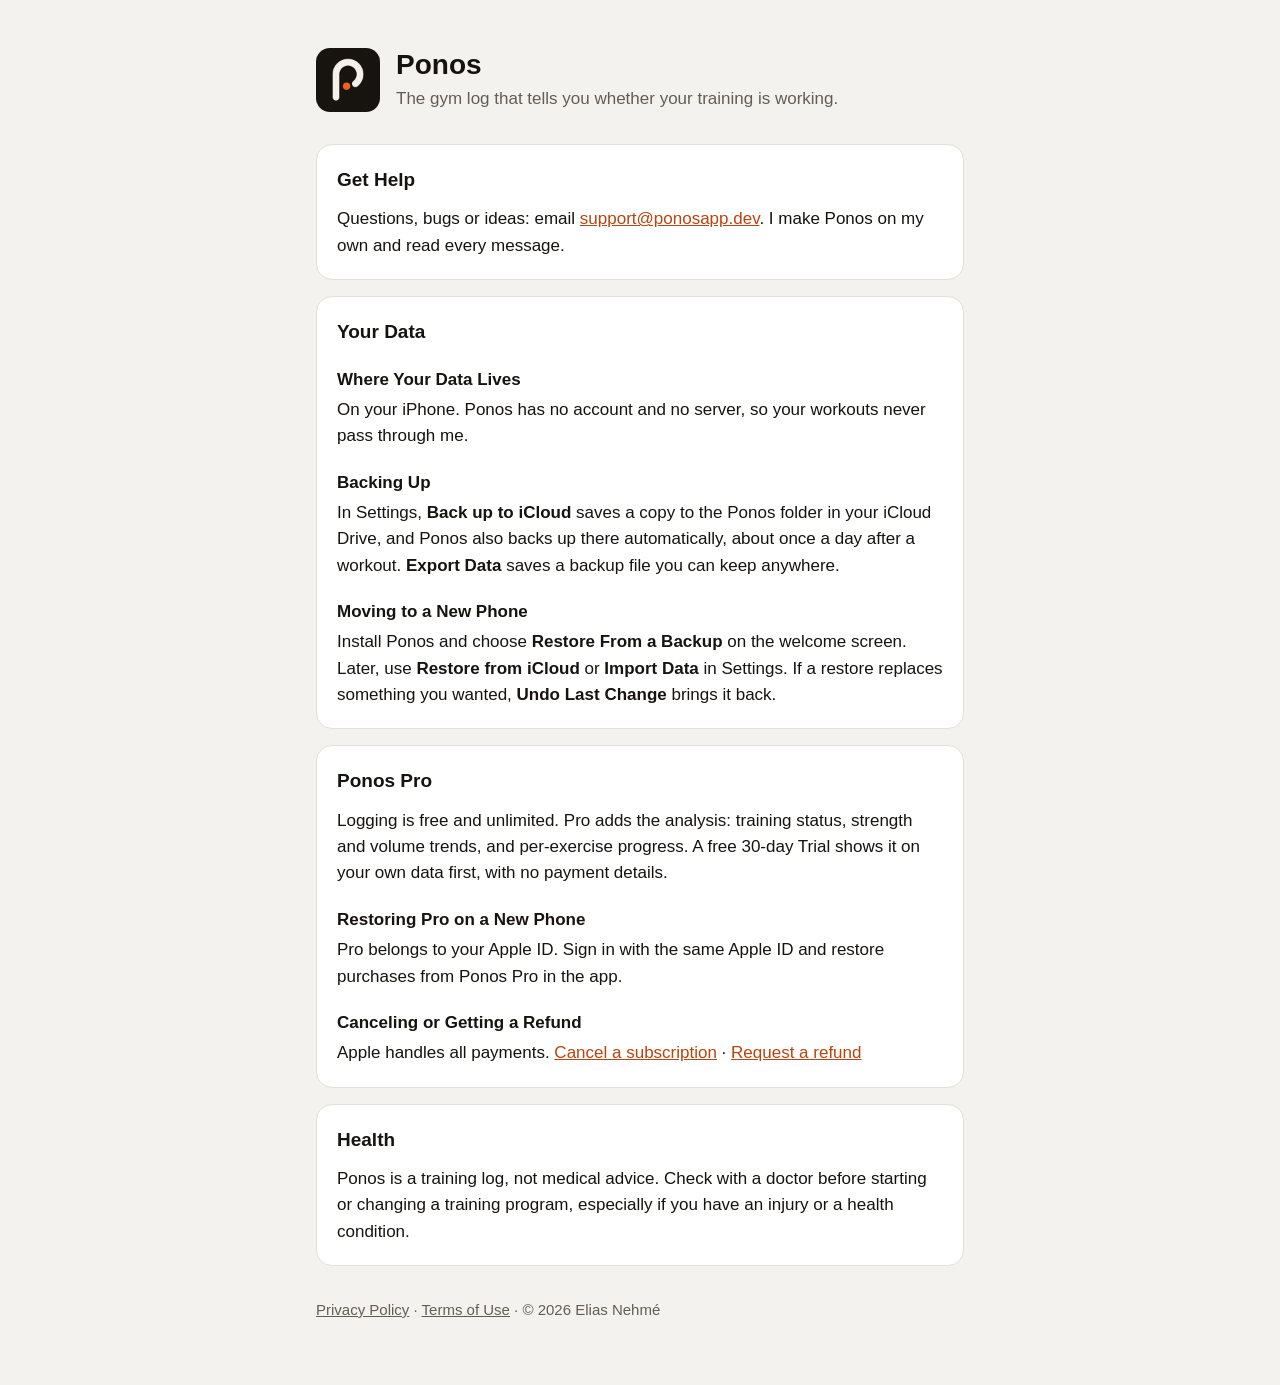
<file: index.html>
<!doctype html>
<html lang="en">
  <head>
    <meta charset="utf-8" />
    <meta name="viewport" content="width=device-width, initial-scale=1" />
    <title>Ponos · Support</title>
    <meta name="description" content="Help and contact for Ponos, the gym log that tells you whether your training is working." />
    <link rel="icon" href="favicon.png" />
    <link rel="stylesheet" href="style.css" />
  </head>
  <body>
    <main>
      <header>
        <img src="icon.png" alt="" />
        <div>
          <h1>Ponos</h1>
          <p class="tagline">The gym log that tells you whether your training is working.</p>
        </div>
      </header>

      <section class="card">
        <h2>Get Help</h2>
        <p>
          Questions, bugs or ideas: email
          <a href="mailto:support@ponosapp.dev">support@ponosapp.dev</a>. I make Ponos on my own and
          read every message.
        </p>
      </section>

      <section class="card">
        <h2>Your Data</h2>
        <h3>Where Your Data Lives</h3>
        <p>
          On your iPhone. Ponos has no account and no server, so your workouts never pass through
          me.
        </p>
        <h3>Backing Up</h3>
        <p>
          In Settings, <strong>Back up to iCloud</strong> saves a copy to the Ponos folder in your
          iCloud Drive, and Ponos also backs up there automatically, about once a day after a
          workout. <strong>Export Data</strong> saves a backup file you can keep anywhere.
        </p>
        <h3>Moving to a New Phone</h3>
        <p>
          Install Ponos and choose <strong>Restore From a Backup</strong> on the welcome screen.
          Later, use <strong>Restore from iCloud</strong> or <strong>Import Data</strong> in
          Settings. If a restore replaces something you wanted, <strong>Undo Last Change</strong>
          brings it back.
        </p>
      </section>

      <section class="card">
        <h2>Ponos Pro</h2>
        <p>
          Logging is free and unlimited. Pro adds the analysis: training status, strength and volume
          trends, and per-exercise progress. A free 30-day Trial shows it on your own data first, with
          no payment details.
        </p>
        <h3>Restoring Pro on a New Phone</h3>
        <p>
          Pro belongs to your Apple ID. Sign in with the same Apple ID and restore purchases from
          Ponos Pro in the app.
        </p>
        <h3>Canceling or Getting a Refund</h3>
        <p>
          Apple handles all payments.
          <a href="https://support.apple.com/en-us/118428">Cancel a subscription</a> ·
          <a href="https://support.apple.com/en-us/118223">Request a refund</a>
        </p>
      </section>

      <section class="card">
        <h2>Health</h2>
        <p>
          Ponos is a training log, not medical advice. Check with a doctor before starting or
          changing a training program, especially if you have an injury or a health condition.
        </p>
      </section>

      <footer>
        <a href="privacy/">Privacy Policy</a> ·
        <a href="https://www.apple.com/legal/internet-services/itunes/dev/stdeula/">Terms of Use</a> ·
        © 2026 Elias Nehmé
      </footer>
    </main>
  </body>
</html>
</file>
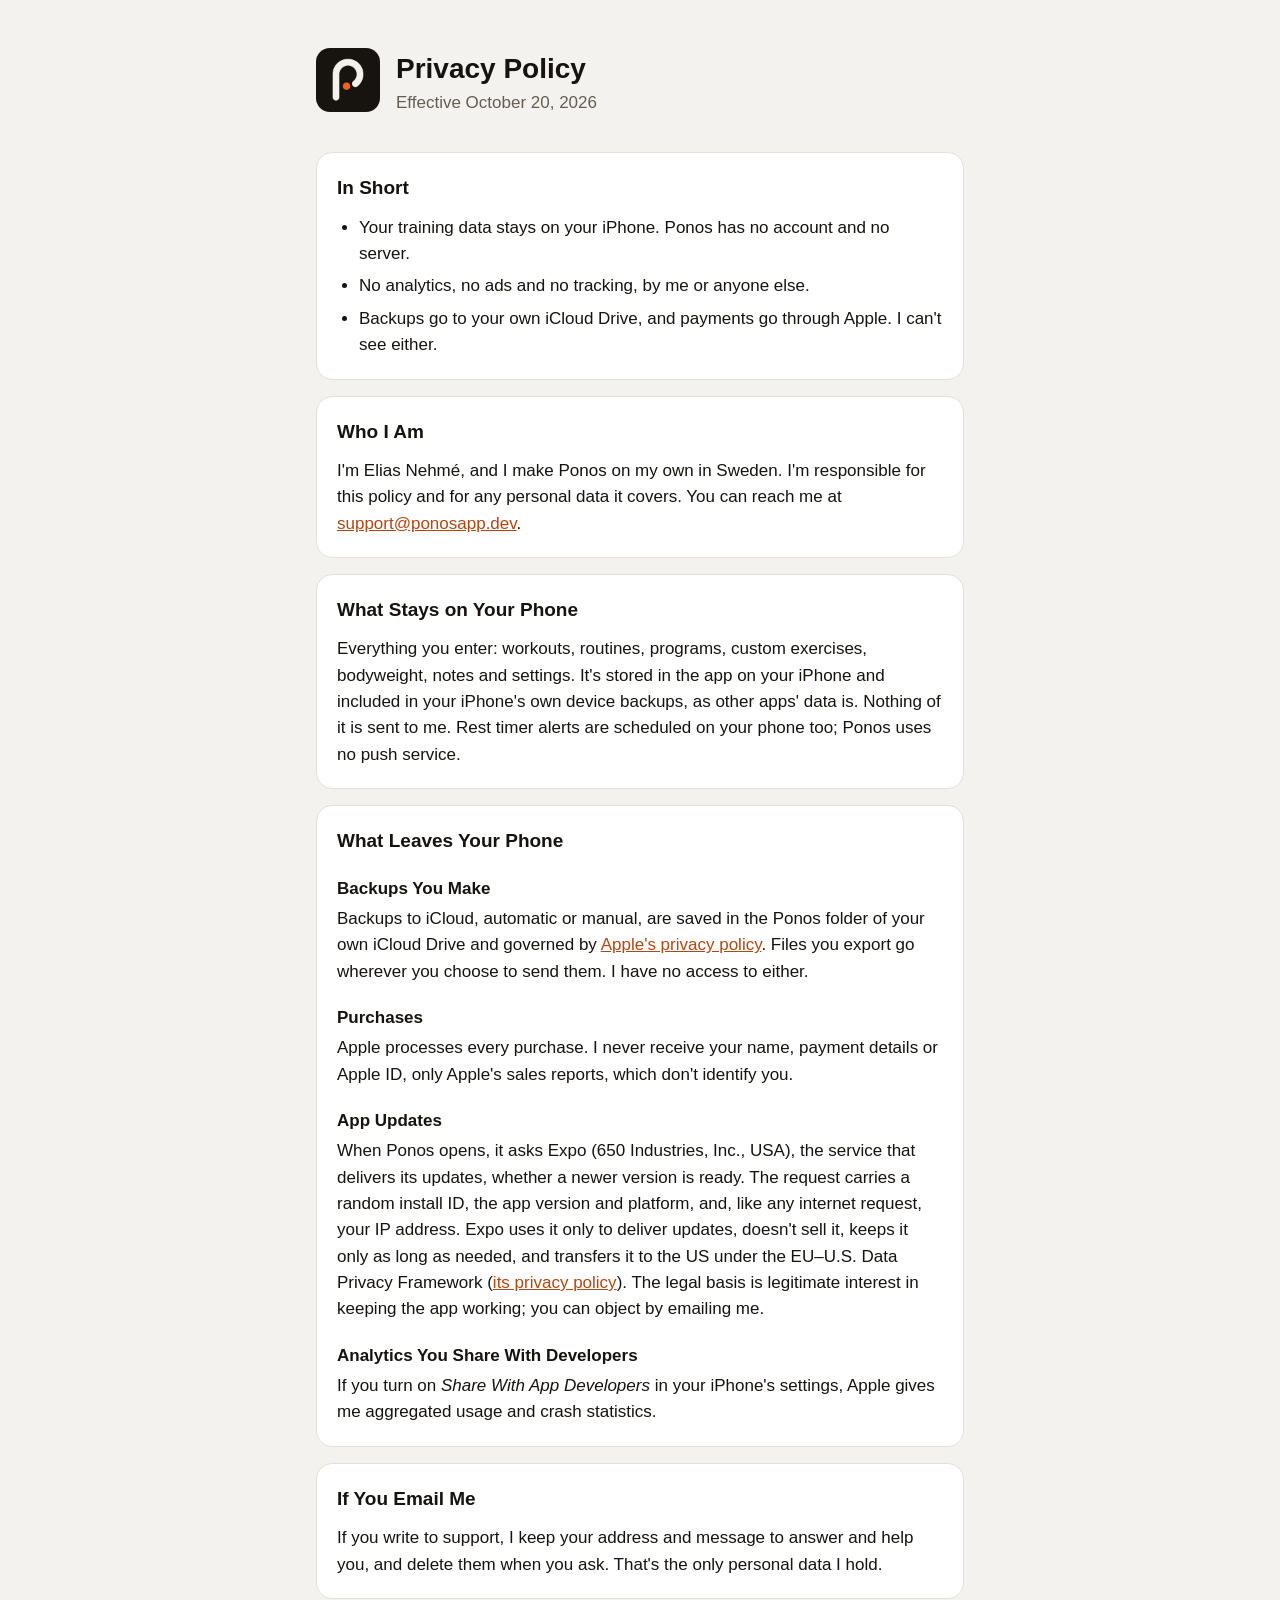
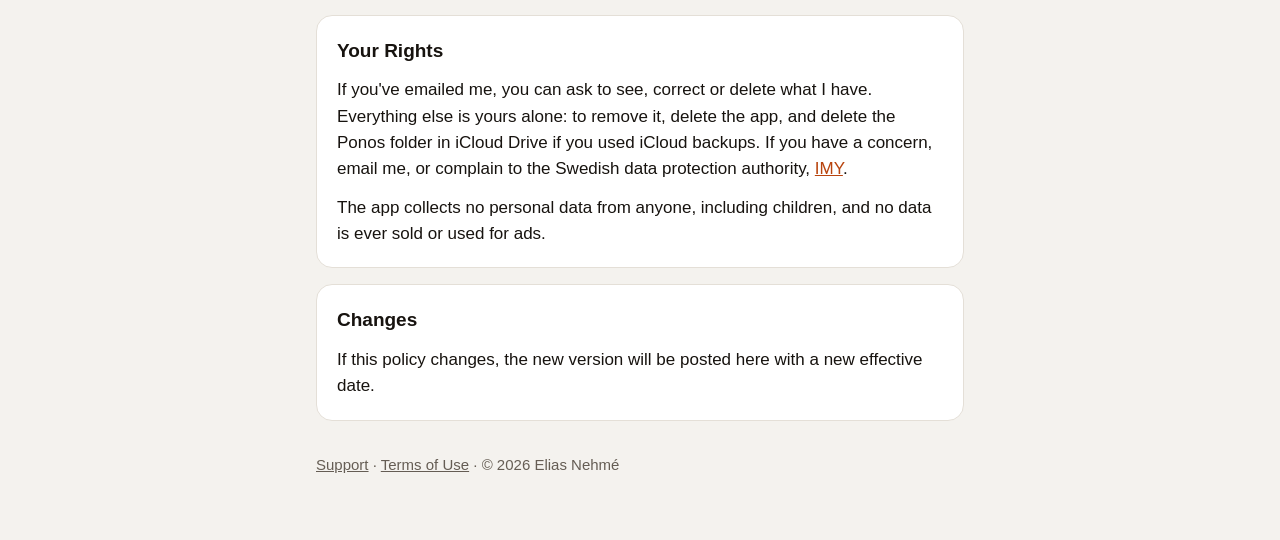
<file: privacy/index.html>
<!doctype html>
<html lang="en">
  <head>
    <meta charset="utf-8" />
    <meta name="viewport" content="width=device-width, initial-scale=1" />
    <title>Ponos · Privacy Policy</title>
    <meta name="description" content="Ponos keeps your training on your iPhone. No account, no analytics, no tracking." />
    <link rel="icon" href="../favicon.png" />
    <link rel="stylesheet" href="../style.css" />
  </head>
  <body>
    <main>
      <header>
        <a href="../"><img src="../icon.png" alt="Ponos" /></a>
        <div>
          <h1>Privacy Policy</h1>
          <p class="tagline">Effective October 20, 2026</p>
        </div>
      </header>

      <section class="card">
        <h2>In Short</h2>
        <ul>
          <li>Your training data stays on your iPhone. Ponos has no account and no server.</li>
          <li>No analytics, no ads and no tracking, by me or anyone else.</li>
          <li>
            Backups go to your own iCloud Drive, and payments go through Apple. I can't see either.
          </li>
        </ul>
      </section>

      <section class="card">
        <h2>Who I Am</h2>
        <p>
          I'm Elias Nehmé, and I make Ponos on my own in Sweden. I'm responsible for this policy and
          for any personal data it covers. You can reach me at
          <a href="mailto:support@ponosapp.dev">support@ponosapp.dev</a>.
        </p>
      </section>

      <section class="card">
        <h2>What Stays on Your Phone</h2>
        <p>
          Everything you enter: workouts, routines, programs, custom exercises, bodyweight, notes and
          settings. It's stored in the app on your iPhone and included in your iPhone's own device
          backups, as other apps' data is. Nothing of it is sent to me. Rest timer alerts are
          scheduled on your phone too; Ponos uses no push service.
        </p>
      </section>

      <section class="card">
        <h2>What Leaves Your Phone</h2>
        <h3>Backups You Make</h3>
        <p>
          Backups to iCloud, automatic or manual, are saved in the Ponos folder of your own iCloud
          Drive and governed by <a href="https://www.apple.com/legal/privacy/">Apple's privacy
          policy</a>. Files you export go wherever you choose to send them. I have no access to
          either.
        </p>
        <h3>Purchases</h3>
        <p>
          Apple processes every purchase. I never receive your name, payment details or Apple ID, only Apple's
          sales reports, which don't identify you.
        </p>
        <h3>App Updates</h3>
        <p>
          When Ponos opens, it asks Expo (650 Industries, Inc., USA), the service that delivers its
          updates, whether a newer version is ready. The request carries a random install ID, the app
          version and platform, and, like any internet request, your IP address. Expo uses it only to
          deliver updates, doesn't sell it, keeps it only as long as needed, and transfers it to the
          US under the EU–U.S. Data Privacy Framework
          (<a href="https://expo.dev/privacy">its privacy policy</a>). The legal basis is legitimate
          interest in keeping the app working; you can object by emailing me.
        </p>
        <h3>Analytics You Share With Developers</h3>
        <p>
          If you turn on <em>Share With App Developers</em> in your iPhone's settings, Apple gives
          me aggregated usage and crash statistics.
        </p>
      </section>

      <section class="card">
        <h2>If You Email Me</h2>
        <p>
          If you write to support, I keep your address and message to answer and help you, and delete
          them when you ask. That's the only personal data I hold.
        </p>
      </section>

      <section class="card">
        <h2>Your Rights</h2>
        <p>
          If you've emailed me, you can ask to see, correct or delete what I have. Everything else is
          yours alone: to remove it, delete the app, and delete the Ponos folder in iCloud Drive if
          you used iCloud backups. If you have a concern, email me, or complain to the Swedish data
          protection authority, <a href="https://www.imy.se/en/">IMY</a>.
        </p>
        <p>
          The app collects no personal data from anyone, including children, and no data is ever sold
          or used for ads.
        </p>
      </section>

      <section class="card">
        <h2>Changes</h2>
        <p>
          If this policy changes, the new version will be posted here with a new effective date.
        </p>
      </section>

      <footer>
        <a href="../">Support</a> ·
        <a href="https://www.apple.com/legal/internet-services/itunes/dev/stdeula/">Terms of Use</a> ·
        © 2026 Elias Nehmé
      </footer>
    </main>
  </body>
</html>
</file>
<file: style.css>
/* Palette from gym-log's theme.config.js. */
:root {
  color-scheme: light dark;
  --background: #f4f2ee;
  --surface: #ffffff;
  --foreground: #17130f;
  --muted: #655d54;
  --border: #e4dfd7;
  --link: #b8440e;
}

@media (prefers-color-scheme: dark) {
  :root {
    --background: #0f0d0b;
    --surface: #1b1815;
    --foreground: #f5f1ea;
    --muted: #a39a8f;
    --border: #2e2924;
    --link: #f4733a;
  }
}

* {
  box-sizing: border-box;
}

body {
  margin: 0;
  background: var(--background);
  color: var(--foreground);
  font: 17px/1.55 -apple-system, BlinkMacSystemFont, "Segoe UI", Roboto, Helvetica, Arial, sans-serif;
  -webkit-text-size-adjust: 100%;
}

main {
  max-width: 680px;
  margin: 0 auto;
  padding: 48px 16px 64px;
}

header {
  display: flex;
  align-items: center;
  gap: 16px;
  margin-bottom: 32px;
}

header img {
  width: 64px;
  height: 64px;
  border-radius: 14px;
}

header a {
  color: inherit;
  text-decoration: none;
}

h1 {
  margin: 0;
  font-size: 28px;
  line-height: 1.2;
}

.tagline {
  margin: 4px 0 0;
  color: var(--muted);
}

h2 {
  margin: 0 0 12px;
  font-size: 19px;
}

h3 {
  margin: 20px 0 4px;
  font-size: 17px;
}

.card {
  background: var(--surface);
  border: 1px solid var(--border);
  border-radius: 16px;
  padding: 20px;
  margin-bottom: 16px;
}

.card > :last-child {
  margin-bottom: 0;
}

p,
ul {
  margin: 0 0 12px;
}

ul {
  padding-left: 22px;
}

li + li {
  margin-top: 6px;
}

a {
  color: var(--link);
}

.muted {
  color: var(--muted);
}

footer {
  margin-top: 32px;
  color: var(--muted);
  font-size: 15px;
}

footer a {
  color: inherit;
}
</file>
